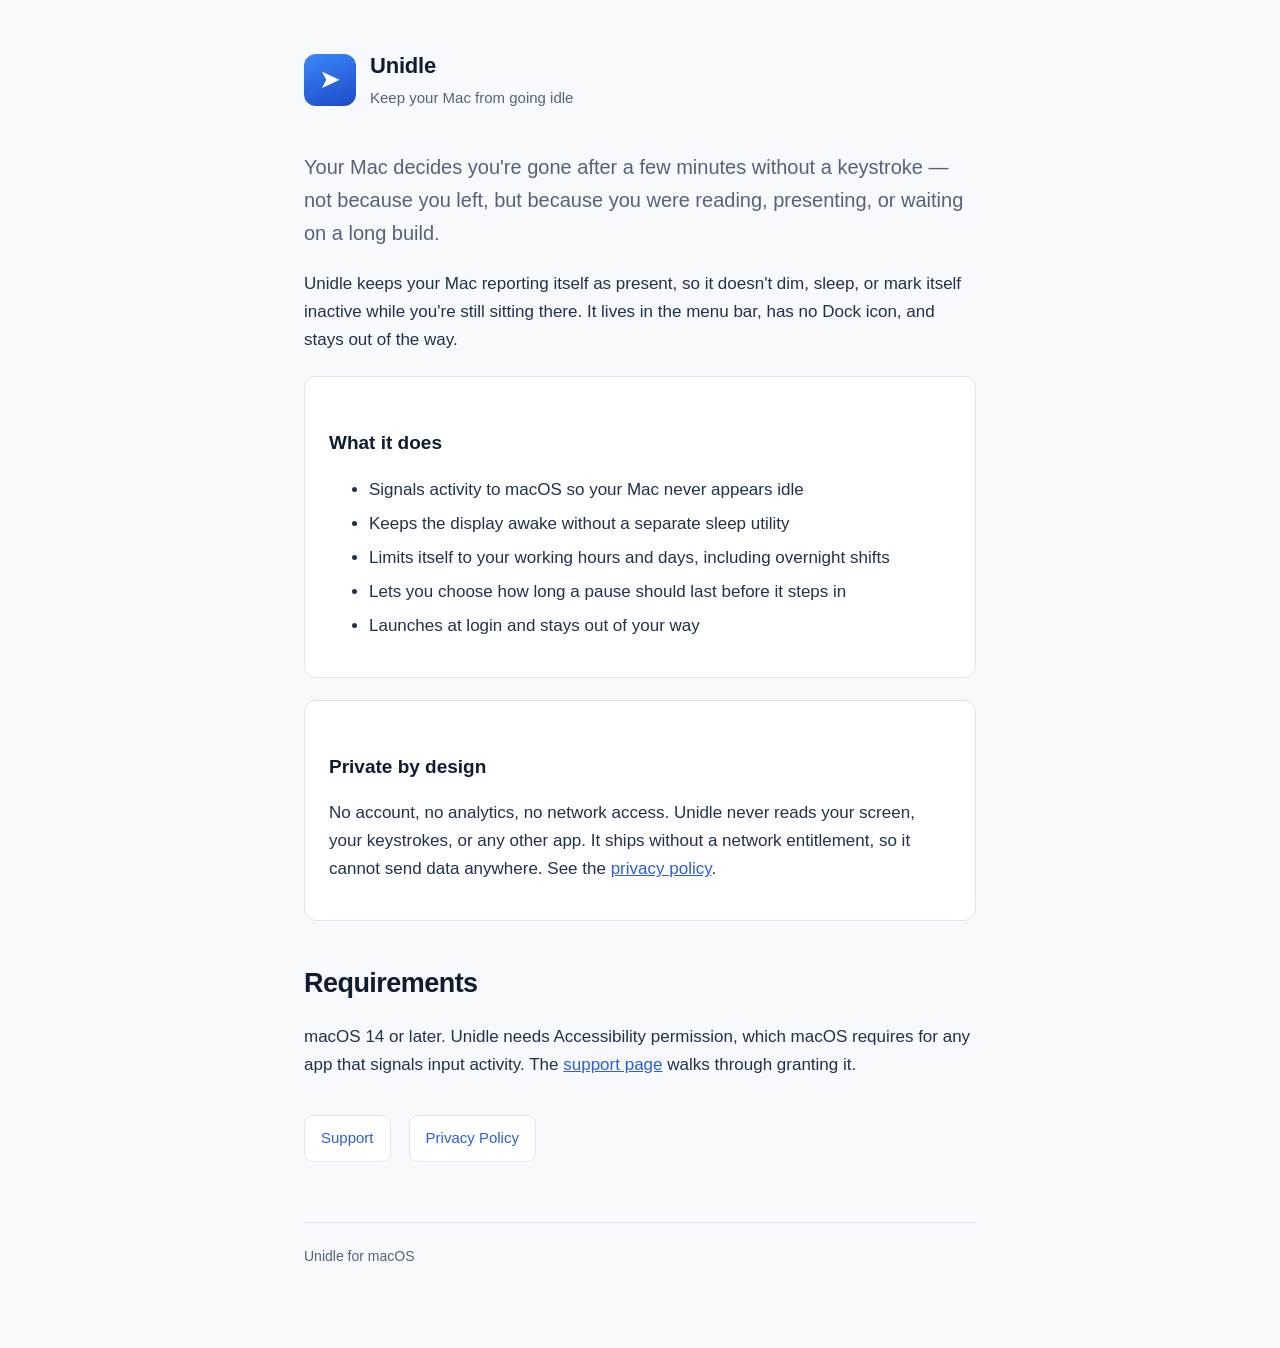
<file: index.html>
<!DOCTYPE html>
<html lang="en">
<head>
<meta charset="utf-8">
<meta name="viewport" content="width=device-width, initial-scale=1">
<title>Unidle — Keep your Mac from going idle</title>
<meta name="description" content="Unidle keeps your Mac from reporting itself as idle, so it doesn't dim, sleep, or mark itself inactive while you're still there.">
<link rel="stylesheet" href="style.css">
</head>
<body>
<div class="wrap">

<header class="site">
	<div class="mark">➤</div>
	<div>
		<h1>Unidle</h1>
		<p>Keep your Mac from going idle</p>
	</div>
</header>

<p class="lede">Your Mac decides you're gone after a few minutes without a keystroke — not because you left, but because you were reading, presenting, or waiting on a long build.</p>

<p>Unidle keeps your Mac reporting itself as present, so it doesn't dim, sleep, or mark itself inactive while you're still sitting there. It lives in the menu bar, has no Dock icon, and stays out of the way.</p>

<div class="card">
	<h3>What it does</h3>
	<ul>
		<li>Signals activity to macOS so your Mac never appears idle</li>
		<li>Keeps the display awake without a separate sleep utility</li>
		<li>Limits itself to your working hours and days, including overnight shifts</li>
		<li>Lets you choose how long a pause should last before it steps in</li>
		<li>Launches at login and stays out of your way</li>
	</ul>
</div>

<div class="card">
	<h3>Private by design</h3>
	<p>No account, no analytics, no network access. Unidle never reads your screen, your keystrokes, or any other app. It ships without a network entitlement, so it cannot send data anywhere. See the <a href="privacy.html">privacy policy</a>.</p>
</div>

<h2>Requirements</h2>
<p>macOS 14 or later. Unidle needs Accessibility permission, which macOS requires for any app that signals input activity. The <a href="support.html">support page</a> walks through granting it.</p>

<nav class="links">
	<a href="support.html">Support</a>
	<a href="privacy.html">Privacy Policy</a>
</nav>

<footer>
	Unidle for macOS
</footer>

</div>
</body>
</html>
</file>
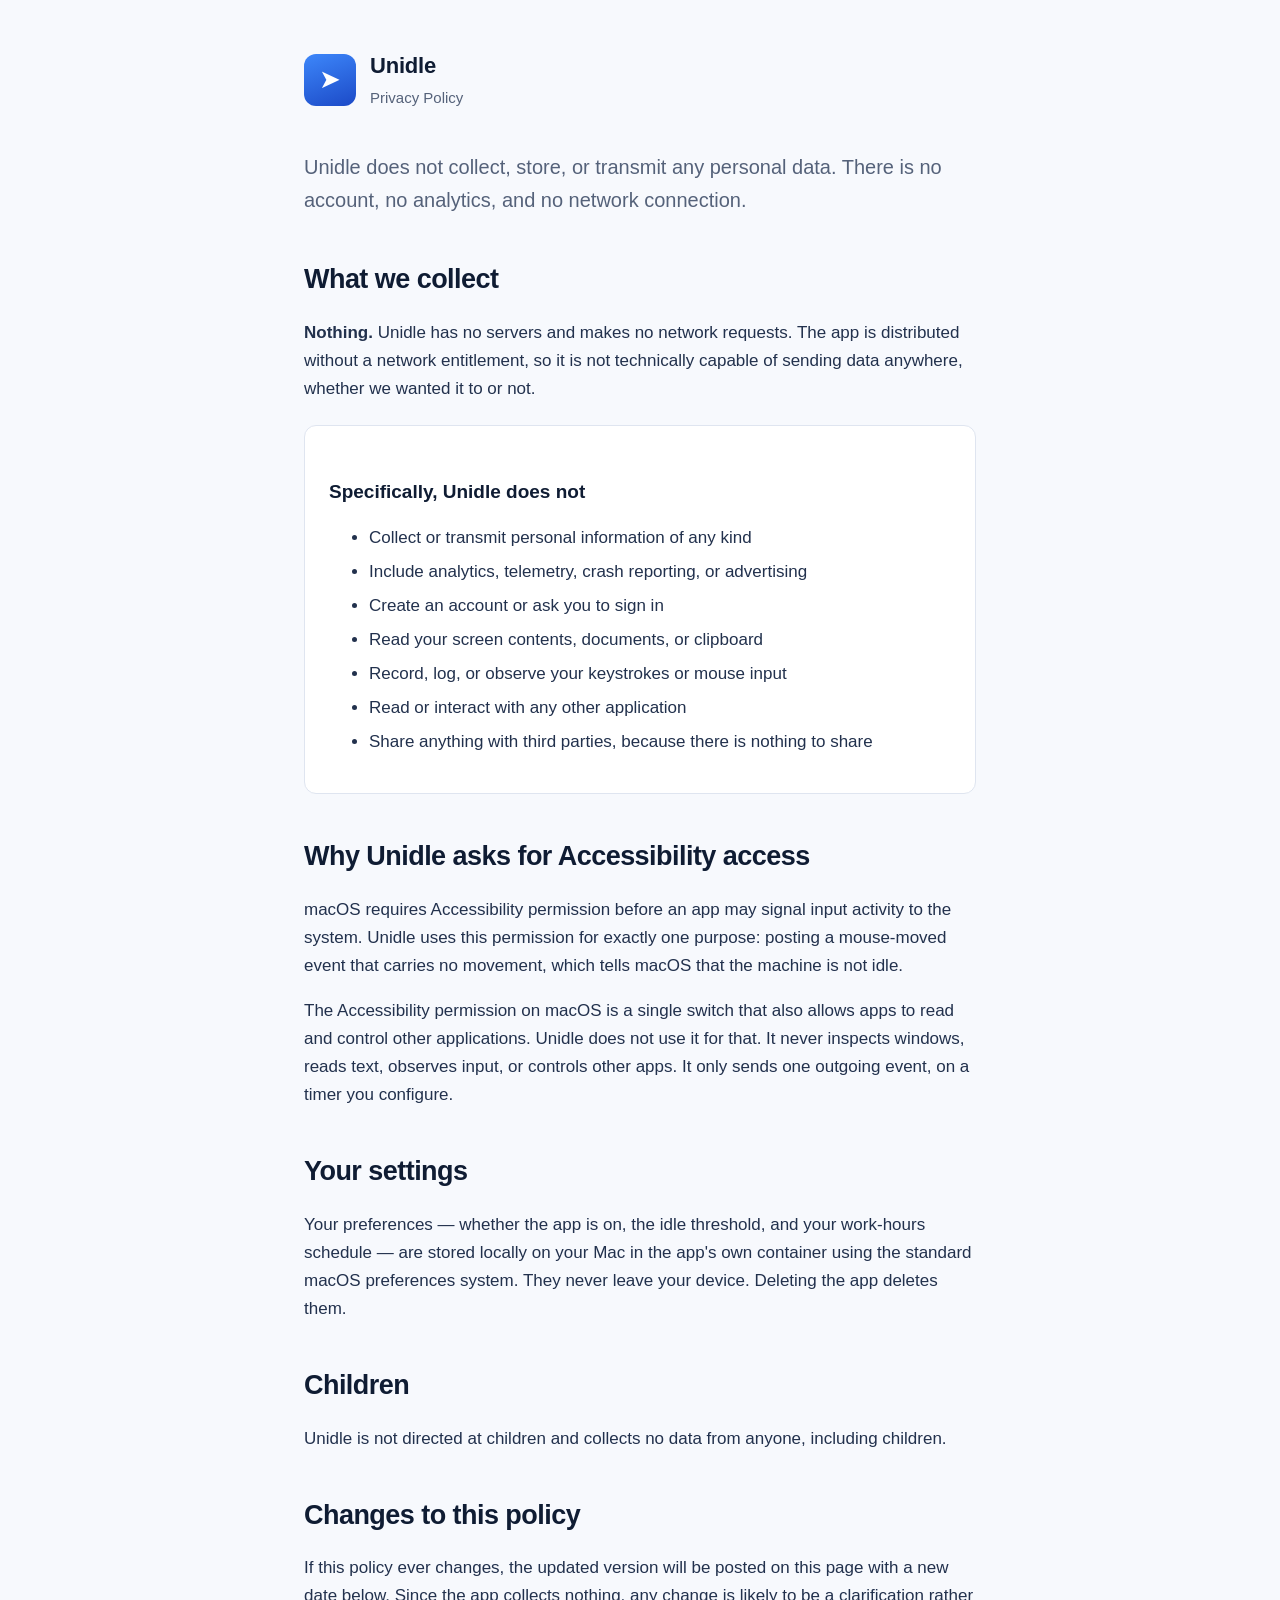
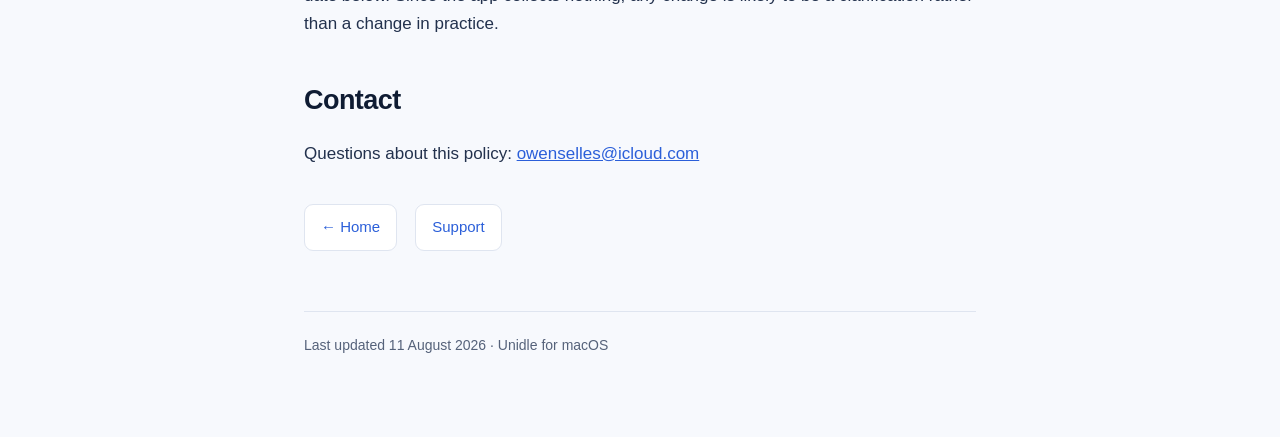
<file: privacy.html>
<!DOCTYPE html>
<html lang="en">
<head>
<meta charset="utf-8">
<meta name="viewport" content="width=device-width, initial-scale=1">
<title>Privacy Policy — Unidle</title>
<link rel="stylesheet" href="style.css">
</head>
<body>
<div class="wrap">

<header class="site">
	<div class="mark">➤</div>
	<div>
		<h1>Unidle</h1>
		<p>Privacy Policy</p>
	</div>
</header>

<p class="lede">Unidle does not collect, store, or transmit any personal data. There is no account, no analytics, and no network connection.</p>

<h2>What we collect</h2>
<p><strong>Nothing.</strong> Unidle has no servers and makes no network requests. The app is distributed without a network entitlement, so it is not technically capable of sending data anywhere, whether we wanted it to or not.</p>

<div class="card">
	<h3>Specifically, Unidle does not</h3>
	<ul>
		<li>Collect or transmit personal information of any kind</li>
		<li>Include analytics, telemetry, crash reporting, or advertising</li>
		<li>Create an account or ask you to sign in</li>
		<li>Read your screen contents, documents, or clipboard</li>
		<li>Record, log, or observe your keystrokes or mouse input</li>
		<li>Read or interact with any other application</li>
		<li>Share anything with third parties, because there is nothing to share</li>
	</ul>
</div>

<h2>Why Unidle asks for Accessibility access</h2>
<p>macOS requires Accessibility permission before an app may signal input activity to the system. Unidle uses this permission for exactly one purpose: posting a mouse-moved event that carries no movement, which tells macOS that the machine is not idle.</p>
<p>The Accessibility permission on macOS is a single switch that also allows apps to read and control other applications. Unidle does not use it for that. It never inspects windows, reads text, observes input, or controls other apps. It only sends one outgoing event, on a timer you configure.</p>

<h2>Your settings</h2>
<p>Your preferences — whether the app is on, the idle threshold, and your work-hours schedule — are stored locally on your Mac in the app's own container using the standard macOS preferences system. They never leave your device. Deleting the app deletes them.</p>

<h2>Children</h2>
<p>Unidle is not directed at children and collects no data from anyone, including children.</p>

<h2>Changes to this policy</h2>
<p>If this policy ever changes, the updated version will be posted on this page with a new date below. Since the app collects nothing, any change is likely to be a clarification rather than a change in practice.</p>

<h2>Contact</h2>
<p>Questions about this policy: <a href="mailto:owenselles@icloud.com">owenselles@icloud.com</a></p>


<nav class="links">
	<a href="index.html">← Home</a>
	<a href="support.html">Support</a>
</nav>

<footer>
	Last updated 11 August 2026 · Unidle for macOS
</footer>

</div>
</body>
</html>
</file>
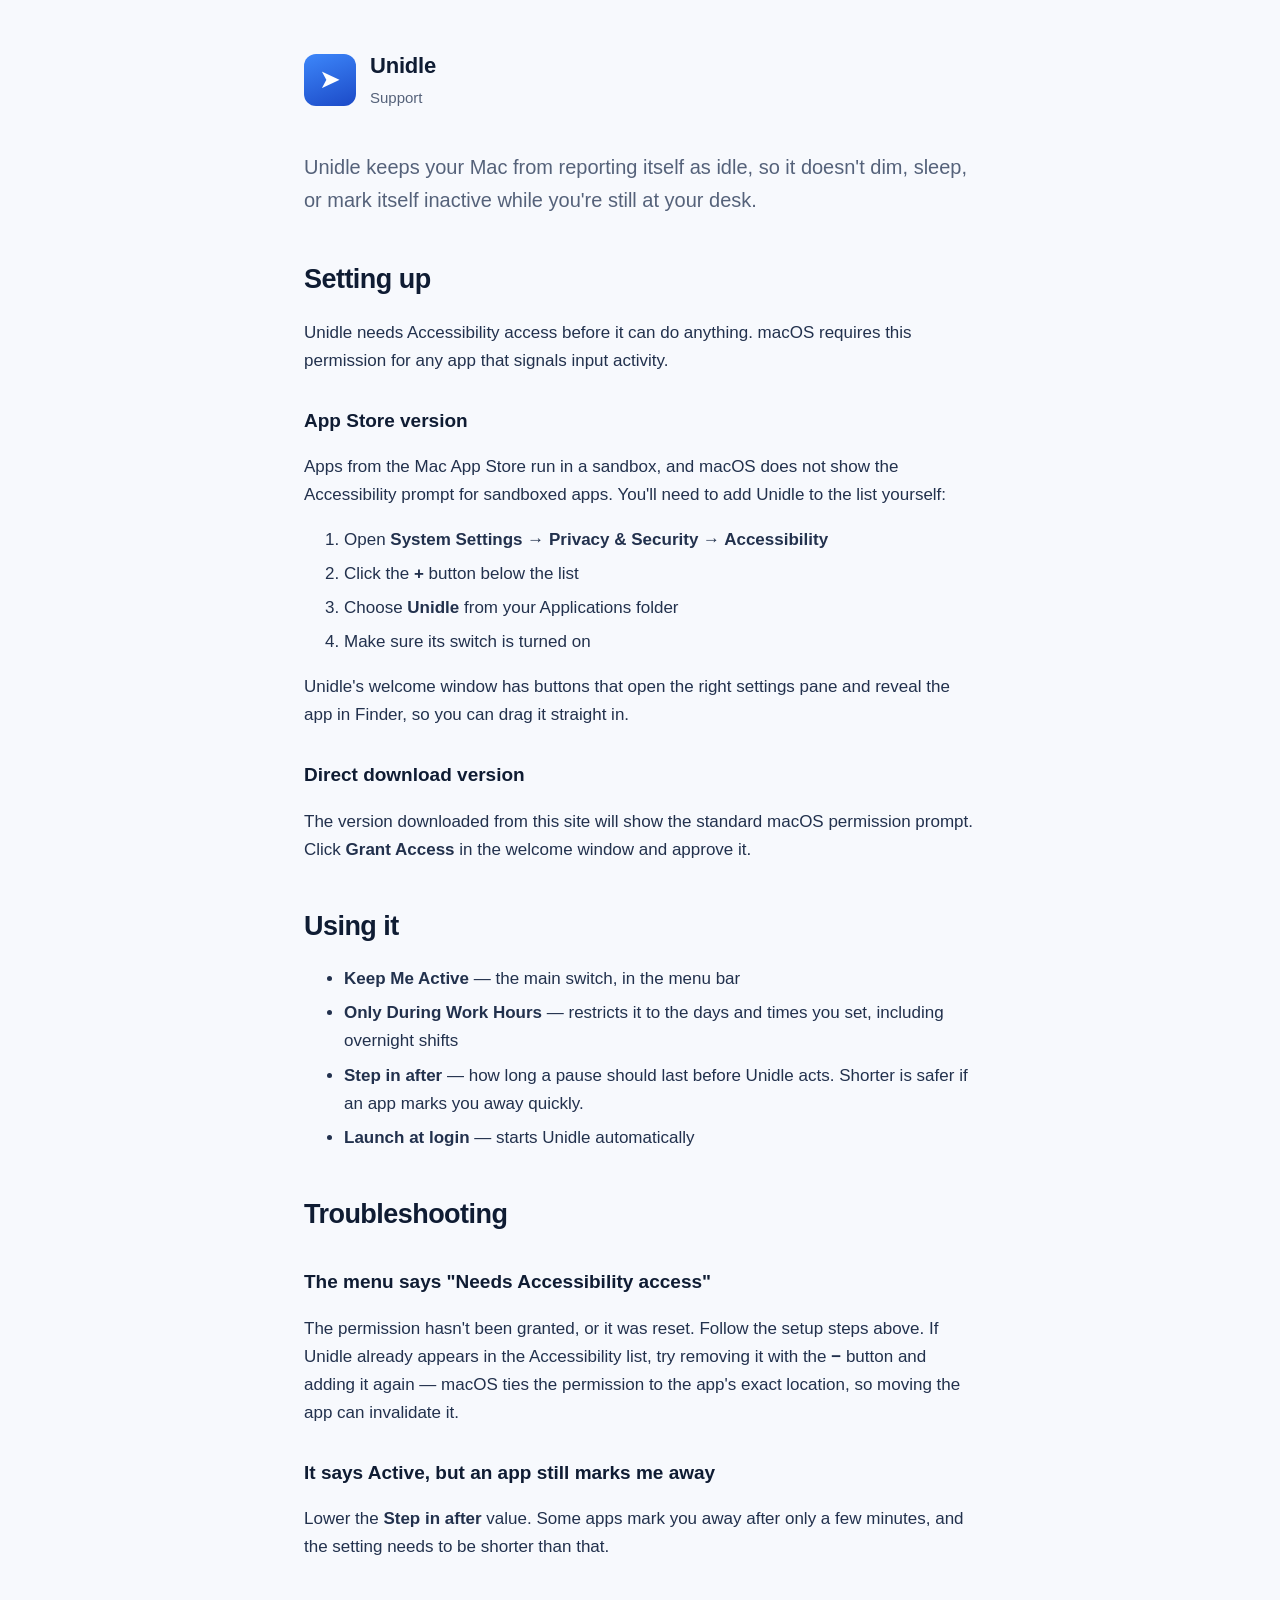
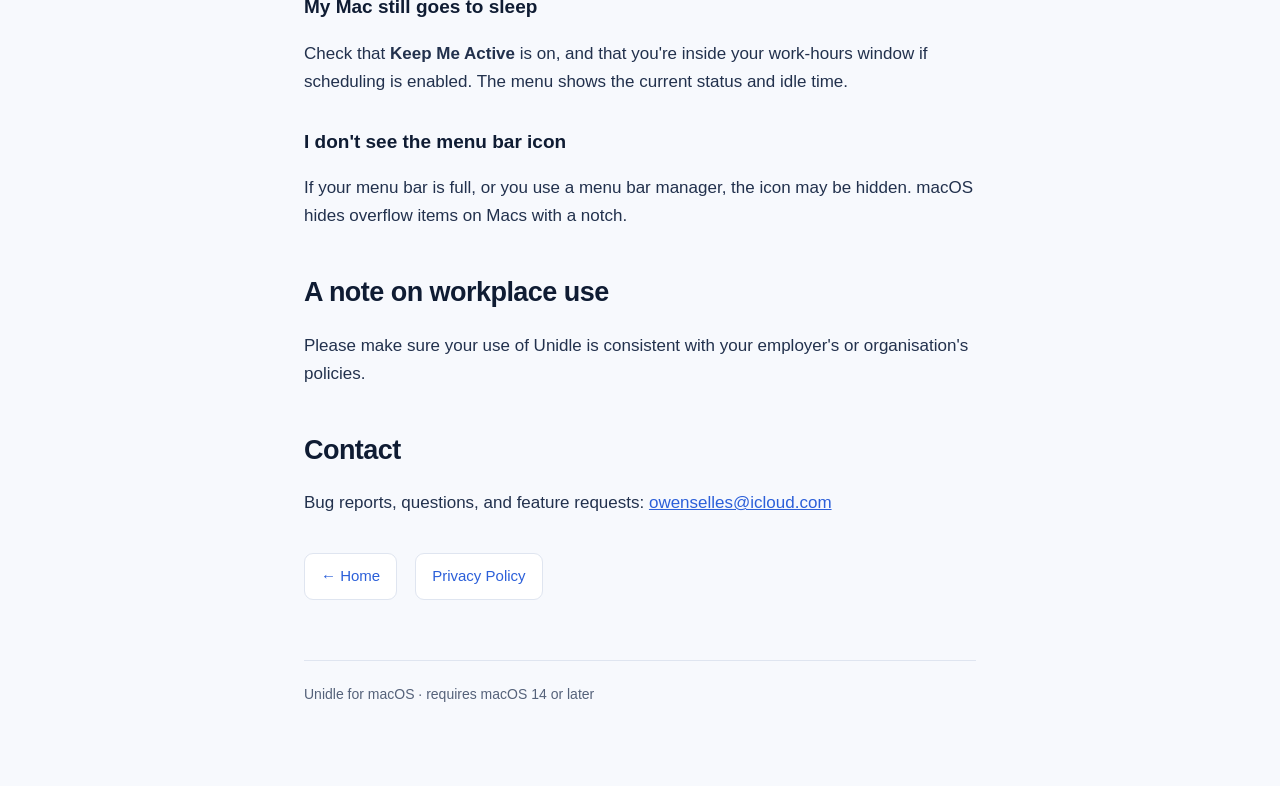
<file: support.html>
<!DOCTYPE html>
<html lang="en">
<head>
<meta charset="utf-8">
<meta name="viewport" content="width=device-width, initial-scale=1">
<title>Support — Unidle</title>
<link rel="stylesheet" href="style.css">
</head>
<body>
<div class="wrap">

<header class="site">
	<div class="mark">➤</div>
	<div>
		<h1>Unidle</h1>
		<p>Support</p>
	</div>
</header>

<p class="lede">Unidle keeps your Mac from reporting itself as idle, so it doesn't dim, sleep, or mark itself inactive while you're still at your desk.</p>

<h2>Setting up</h2>
<p>Unidle needs Accessibility access before it can do anything. macOS requires this permission for any app that signals input activity.</p>

<h3>App Store version</h3>
<p>Apps from the Mac App Store run in a sandbox, and macOS does not show the Accessibility prompt for sandboxed apps. You'll need to add Unidle to the list yourself:</p>
<ol>
	<li>Open <strong>System Settings → Privacy &amp; Security → Accessibility</strong></li>
	<li>Click the <strong>+</strong> button below the list</li>
	<li>Choose <strong>Unidle</strong> from your Applications folder</li>
	<li>Make sure its switch is turned on</li>
</ol>
<p>Unidle's welcome window has buttons that open the right settings pane and reveal the app in Finder, so you can drag it straight in.</p>

<h3>Direct download version</h3>
<p>The version downloaded from this site will show the standard macOS permission prompt. Click <strong>Grant Access</strong> in the welcome window and approve it.</p>

<h2>Using it</h2>
<ul>
	<li><strong>Keep Me Active</strong> — the main switch, in the menu bar</li>
	<li><strong>Only During Work Hours</strong> — restricts it to the days and times you set, including overnight shifts</li>
	<li><strong>Step in after</strong> — how long a pause should last before Unidle acts. Shorter is safer if an app marks you away quickly.</li>
	<li><strong>Launch at login</strong> — starts Unidle automatically</li>
</ul>

<h2>Troubleshooting</h2>

<h3>The menu says "Needs Accessibility access"</h3>
<p>The permission hasn't been granted, or it was reset. Follow the setup steps above. If Unidle already appears in the Accessibility list, try removing it with the <strong>−</strong> button and adding it again — macOS ties the permission to the app's exact location, so moving the app can invalidate it.</p>

<h3>It says Active, but an app still marks me away</h3>
<p>Lower the <strong>Step in after</strong> value. Some apps mark you away after only a few minutes, and the setting needs to be shorter than that.</p>

<h3>My Mac still goes to sleep</h3>
<p>Check that <strong>Keep Me Active</strong> is on, and that you're inside your work-hours window if scheduling is enabled. The menu shows the current status and idle time.</p>

<h3>I don't see the menu bar icon</h3>
<p>If your menu bar is full, or you use a menu bar manager, the icon may be hidden. macOS hides overflow items on Macs with a notch.</p>

<h2>A note on workplace use</h2>
<p>Please make sure your use of Unidle is consistent with your employer's or organisation's policies.</p>

<h2>Contact</h2>
<p>Bug reports, questions, and feature requests: <a href="mailto:owenselles@icloud.com">owenselles@icloud.com</a></p>


<nav class="links">
	<a href="index.html">← Home</a>
	<a href="privacy.html">Privacy Policy</a>
</nav>

<footer>
	Unidle for macOS · requires macOS 14 or later
</footer>

</div>
</body>
</html>
</file>
<file: style.css>
:root {
	--ink: #0f1c33;
	--muted: #55627a;
	--accent: #2b5fd9;
	--line: #dfe5f0;
	--bg: #f7f9fd;
}

* { box-sizing: border-box; }

body {
	margin: 0;
	font: 17px/1.65 -apple-system, BlinkMacSystemFont, "Segoe UI", Roboto, Helvetica, Arial, sans-serif;
	color: var(--ink);
	background: var(--bg);
	-webkit-font-smoothing: antialiased;
}

.wrap {
	max-width: 720px;
	margin: 0 auto;
	padding: 48px 24px 80px;
}

header.site {
	display: flex;
	align-items: center;
	gap: 14px;
	margin-bottom: 40px;
}

header.site .mark {
	width: 52px;
	height: 52px;
	border-radius: 12px;
	background: linear-gradient(160deg, #3d87fa, #1c4ac7);
	display: grid;
	place-items: center;
	color: #fff;
	font-size: 26px;
}

header.site h1 { font-size: 22px; margin: 0; letter-spacing: -0.01em; }
header.site p { margin: 2px 0 0; color: var(--muted); font-size: 15px; }

h2 { font-size: 27px; letter-spacing: -0.02em; margin: 40px 0 12px; }
h3 { font-size: 19px; margin: 30px 0 8px; }
p, li { color: #22314d; }
a { color: var(--accent); }

.lede { font-size: 20px; color: var(--muted); }

nav.links { margin: 36px 0 0; display: flex; gap: 18px; flex-wrap: wrap; }
nav.links a {
	text-decoration: none;
	border: 1px solid var(--line);
	background: #fff;
	padding: 10px 16px;
	border-radius: 9px;
	font-size: 15px;
}
nav.links a:hover { border-color: var(--accent); }

.card {
	background: #fff;
	border: 1px solid var(--line);
	border-radius: 12px;
	padding: 20px 24px;
	margin: 22px 0;
}

.note {
	background: #fff8e6;
	border: 1px solid #f0dca6;
	border-radius: 10px;
	padding: 14px 18px;
	font-size: 15px;
}

footer {
	margin-top: 60px;
	padding-top: 22px;
	border-top: 1px solid var(--line);
	color: var(--muted);
	font-size: 14px;
}

ol li, ul li { margin: 6px 0; }
code { background: #eef2f9; padding: 2px 6px; border-radius: 5px; font-size: 15px; }
</file>
